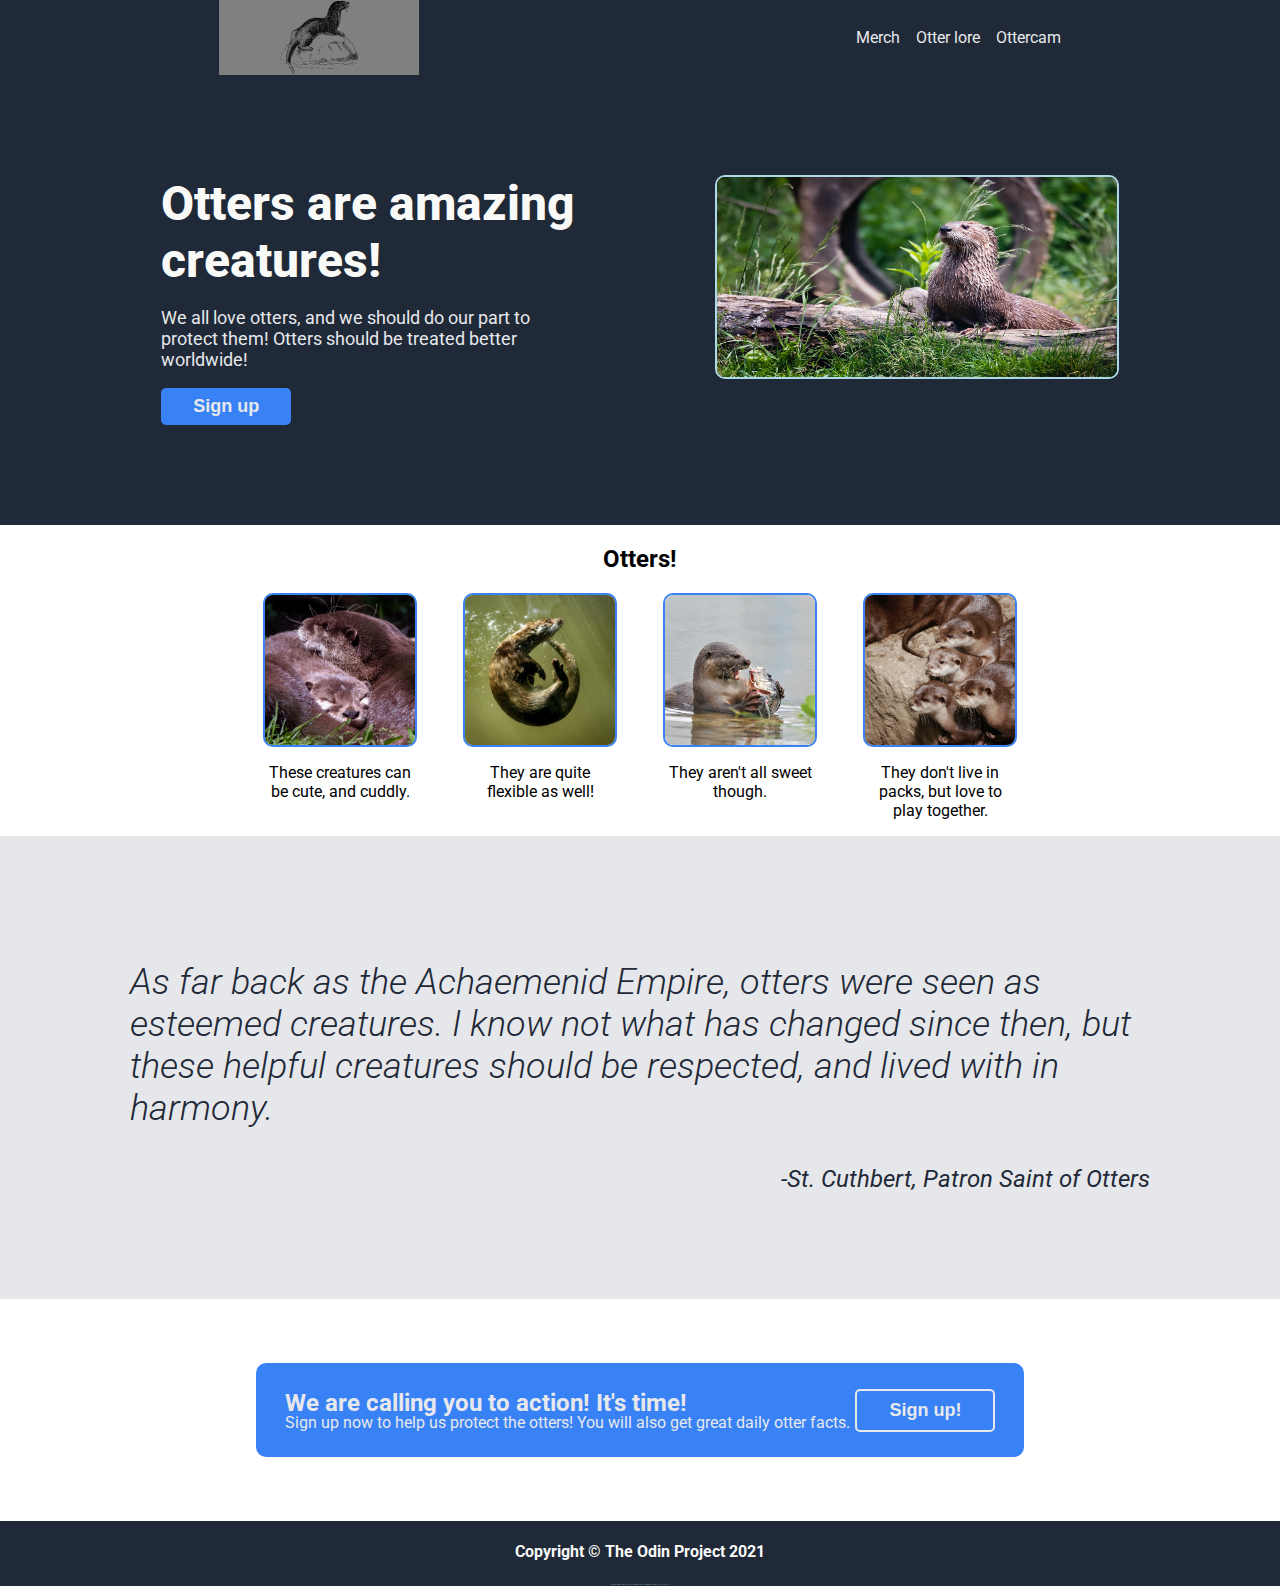
<file: oldindex.html>
<!DOCTYPE html>
<head>

    <meta charset="UTF-8">

    <title>Landing Page</title>

    <link rel="stylesheet" href="./style/oldstyle.css">

    <link rel="preconnect" href="https://fonts.googleapis.com">
    
    <link rel="preconnect" href="https://fonts.gstatic.com" crossorigin>
    
    <link href="https://fonts.googleapis.com/css2?family=Roboto:ital,wght@0,100;0,300;0,400;0,500;0,700;0,900;1,100;1,300;1,400;1,500;1,700;1,900&display=swap" rel="stylesheet"> 

</head>

<body>

    <div class="content">

        <header class="menu">
            <img class="logo" src="./img/logo.svg" alt="Header Logo">
            <ul>
                <li><a title="I am not associated in any way" href="https://www.teeturtle.com/collections/otter-designs">Merch</a></li>
                <li><a title="I am not associated in any way" href="https://treesforlife.org.uk/into-the-forest/trees-plants-animals/mammals/otter/otter-mythology-and-folklore/">Otter lore</a></li>
                <li><a title="I am not associated in any way" href="https://detroitzoo.org/otter-live-cam/">Ottercam</a></li>
            </ul>
        </header>

        <section class="header">

            <div class="hero">

                <h1 class="title">Otters are amazing creatures!</h1>

                <div class="subtext">

                    <p>We all love otters, and we should do our part to protect them! Otters should be treated better worldwide!</p>

                </div>

                <button> Sign up </button>

            </div>

                <img class="mainimg" src="./img/majestic.jpg" alt="an otter standing on a log">

        </section>

        <main>
            <h2 class="articles">Otters!</h2>

            <div class="cards">
            
                <article>
                    <img class="otter" src="./img/cuddling.jpg" alt="Two otters cuddling">
                    <p class="blurb">These creatures can be cute, and cuddly.</p>
                </article>

                <article>
                    <img class="otter" src="./img/circle.jpg" alt="An otter flexing into a circle underwater">
                    <p class="blurb">They are quite flexible as well!</p>
                </article>

                <article>
                    <img class="otter" src="./img/vicious.jpg" alt="An otter eating a fish">
                    <p class="blurb">They aren't all sweet though.</p>
                </article>

                <article>
                    <img class="otter" src="./img/notpack.jpg" alt="A group of young otters">
                    <p class="blurb">They don't live in packs, but love to play together.</p>
                </article>

            </div>

        </main>

        <div class="testamonial">

            <blockquote>

                <p class="quote">As far back as the Achaemenid Empire, otters were seen as esteemed creatures. I know not what has changed since then, but these helpful creatures should be respected, and lived with in harmony.</p>

                <cite class="author">-St. Cuthbert, Patron Saint of Otters</cite>

            </blockquote>

        </div>

        <section class="register">

            <div class="regtext">
            
                <h2 class="regheader"> We are calling you to action! It's time!</h2>

                <p class="regsubtext">Sign up now to help us protect the otters! You will also get great daily otter facts.</p>

            </div>

            <button class="regbutton">Sign up!</button>
        </section>

    </div>

    <footer>
        <h4>Copyright &#169 The Odin Project 2021</h4>

        <p class="shh">Not really copyright, and this a practice website, I just like otters, okay? Everything I've said is made up on the spot</p>
    </footer>

</body>
</file>
<file: style/oldstyle.css>
body {
    display: flex;
    flex-direction: column;
    font-family: 'Roboto', sans-serif;
    height: 100vh;
    margin: 0px;
    padding: 0px;
}

.content {
    flex: 1 0 auto;
}

header, footer, .header {
    background-color: #1F2937;
    color: #F9FAF8;
}

footer {
    display: flex;
    align-items: center;
    flex-shrink: 0;
    flex-direction: column;
    margin: 0px;
    padding: 0px;
}

.menu {
    display: flex;
    justify-content: space-around;
    align-items: center;
    height: 75px;
}

.logo {
    font-size: 24px;
    font-weight: 1000;
    width: 200px;
    height: 75px;
    background-color: gray;
}

.menu a {
    text-decoration: none;
    color: #E7E8EB;
}

.menu ul {
    display: flex;
    padding: 0px;
    margin: 0px;
    gap: 16px;
    list-style-type: none;
}

.header {
    display: flex;
    padding: 100px;
    justify-content: space-around;
    gap: 16px;
}

.mainimg {
    height: 200px;
    width: 400px;
    border: 2px solid lightblue;
    background-color: #E5E7EB;
    display: flex;
    justify-content: center;
    align-items: center;
    flex-shrink: 0;
    border-radius: 10px;
}

.hero {
    margin: 0px;
    padding: 0px;
    max-width: 415px;
}

.title {
    font-size: 48px;
    font-weight: 800;
    margin: 0px;
    padding: 0px;
}

.subtext {
    color: #E7E8EB;
    margin: 0px;
    padding: 0px;
    font-size: 18px;
}

button {
    background-color: #3882F6;
    border-radius: 5px;
    border: 0px;
    padding: 8px 32px;
    font-size: 18px;
    color: #E7E8EB;
    font-weight: bold;
}

.cards {
    display: flex;
    flex-wrap: wrap;
    justify-content: center;
    gap: 50px;
}

.articles {
    text-align: center;
}

article {
    display: flex;
    flex-direction: column;
    width: 150px;
    text-align: center;
}

.otter {
    object-fit: cover;
    height: 150px;
    width: 150px;
    align-self: center;
    border-radius: 10px;
    border: 2px solid #3882F6;
}

.testamonial {
    background-color: #E5E7EB;
    padding: 7%;
    color: #1F2937;
}

.quote {
    font-size: 36px;
    font-weight: 300;
    font-style: italic;

}

.author {
    display: flex;
    justify-content: flex-end;
    font-size: 24px;
}

.register {
    margin: 5% 20%;
    background-color: #3882F6;
    border-radius: 10px;
    padding: 2%;
    color: #E7E8EB;
    display:flex;
    justify-content: space-around;
}

.regtext {
    display: flex;
    flex-direction: column;
}

.regheader {
    margin: 0px;
    padding: 0px;
}

.regsubtext {
    margin-top: -4px;
    margin-bottom: 0px;
}

.regbutton {
    border: 2px solid #E7E8EB;
}

.shh {
    font-size: 1px;
}
</file>
